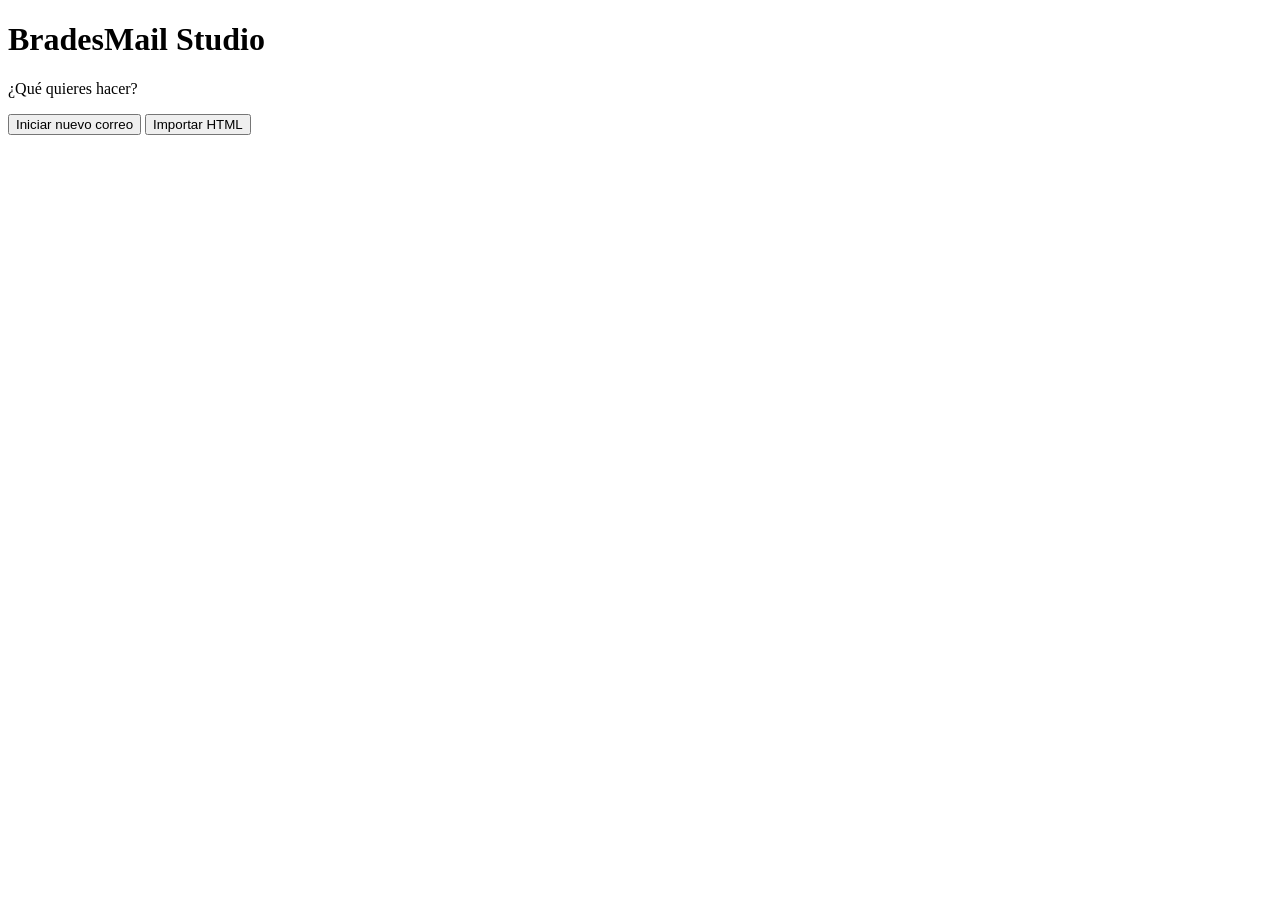
<file: index.html>
<!doctype html>
<html lang="es">
<head>
<meta charset="utf-8">
<meta name="viewport" content="width=device-width,initial-scale=1">
<title>BradesMail Studio</title>
</head>
<body>
<main>
  <h1>BradesMail Studio</h1>
  <p>¿Qué quieres hacer?</p>

  <div>
    <button type="button" id="new-email">Iniciar nuevo correo</button>
    <button type="button" id="import-html">Importar HTML</button>
    <input type="file" id="html-file" accept=".html,.htm,text/html" hidden>
  </div>

  <p id="import-status" aria-live="polite"></p>
</main>

<script>
const newEmailButton = document.getElementById('new-email');
const importButton = document.getElementById('import-html');
const fileInput = document.getElementById('html-file');
const status = document.getElementById('import-status');

newEmailButton.addEventListener('click', () => {
  window.location.href = 'correos.html';
});

importButton.addEventListener('click', () => {
  fileInput.click();
});

fileInput.addEventListener('change', async (event) => {
  const file = event.target.files[0];
  if (!file) return;

  if (!file.name.toLowerCase().endsWith('.html') && !file.name.toLowerCase().endsWith('.htm')) {
    status.textContent = 'Selecciona un archivo HTML válido.';
    return;
  }

  try {
    const html = await file.text();
    sessionStorage.setItem('bradesmail:imported-html', html);
    sessionStorage.setItem('bradesmail:imported-name', file.name);
    window.location.href = 'correos.html?mode=import';
  } catch (error) {
    console.error(error);
    status.textContent = 'No fue posible importar el archivo.';
  }
});
</script>
</body>
</html>
</file>
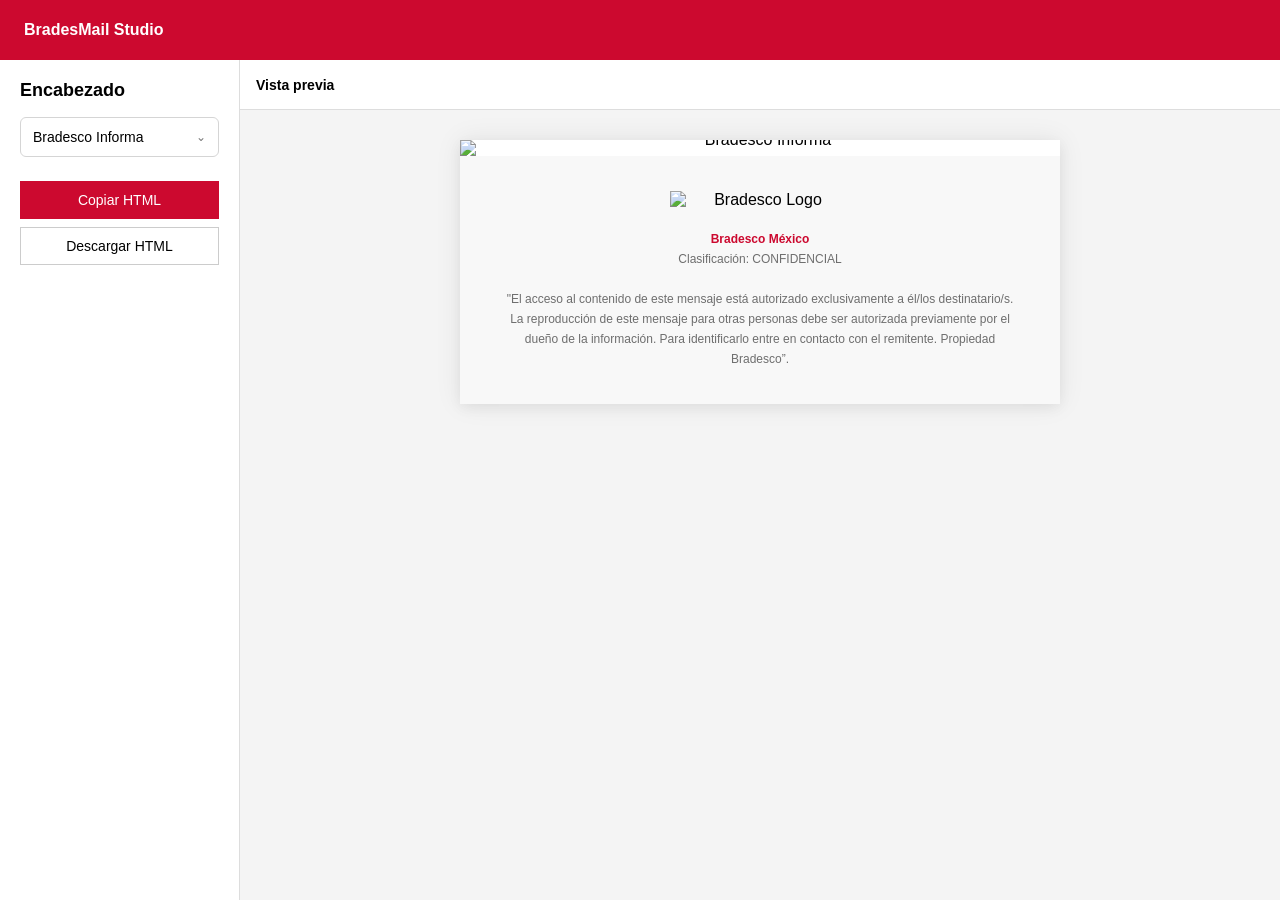
<file: correos.html>
<!DOCTYPE html>
<html lang="es">
<head>
<meta charset="UTF-8">
<meta name="viewport" content="width=device-width, initial-scale=1.0">
<title>BradesMail Studio | Generador de Correos</title>
<style>
* { box-sizing: border-box; }
html, body { margin: 0; height: 100%; font-family: Arial, Helvetica, sans-serif; }
body { display: flex; flex-direction: column; background: #f4f4f4; }
header { height: 60px; background: #CC092F; display: flex; align-items: center; padding: 0 24px; }
header a { color: #fff; text-decoration: none; font-weight: bold; }

main { flex: 1; min-height: 0; display: flex; }
.controls {
  width: 240px;
  flex: 0 0 240px;
  position: relative;
  background: #fff;
  border-right: 1px solid #ddd;
  padding: 20px;
}
.controls h1 { margin: 0 0 16px; font-size: 18px; }
.header-picker { position: relative; }
.header-button {
  width: 100%;
  display: flex;
  align-items: center;
  justify-content: space-between;
  gap: 12px;
  padding: 11px 12px;
  border: 1px solid #d5d5d5;
  border-radius: 6px;
  background: #fff;
  text-align: left;
}
.header-button span { font-size: 14px; }
.header-button .arrow { font-size: 12px; color: #777; }
.header-menu {
  position: absolute;
  z-index: 20;
  top: calc(100% + 8px);
  left: 0;
  width: 220px;
  padding: 6px;
  background: #fff;
  border: 1px solid #ddd;
  border-radius: 8px;
  box-shadow: 0 8px 24px rgba(0,0,0,.12);
  display: none;
}
.header-menu.open { display: block; }
.header-option {
  width: 100%;
  padding: 10px 11px;
  border: 0;
  border-radius: 5px;
  background: transparent;
  text-align: left;
  cursor: pointer;
  font-size: 14px;
}
.header-option:hover { background: #f5f5f5; }
.header-option.selected {
  background: #f7f7f7;
  font-weight: bold;
}
.actions {
  margin-top: 24px;
  display: flex;
  gap: 8px;
  flex-direction: column;
}
button { padding: 10px 14px; border: 1px solid #ccc; background: #fff; cursor: pointer; font-size: 14px; }
button.primary { background: #CC092F; border-color: #CC092F; color: #fff; }

.preview { min-width: 0; flex: 1; display: flex; flex-direction: column; }
.preview-bar {
  height: 50px;
  background: #fff;
  border-bottom: 1px solid #ddd;
  display: flex;
  align-items: center;
  padding: 0 16px;
}
.preview-bar strong { font-size: 14px; }
.frame-wrap { flex: 1; min-height: 0; }
iframe { width: 100%; height: 100%; border: 0; display: block; }

@media (max-width: 800px) {
  main { flex-direction: column; }
  .controls {
    width: 100%;
    flex-basis: auto;
    border-right: 0;
    border-bottom: 1px solid #ddd;
  }
}
</style>
</head>
<body>
<header><a href="index.html">BradesMail Studio</a></header>

<main>
<section class="controls">
  <h1>Encabezado</h1>

  <div class="header-picker">
    <button type="button" class="header-button" id="header-button" aria-expanded="false" aria-haspopup="true">
      <span id="header-button-label">Bradesco Informa</span>
      <span class="arrow">⌄</span>
    </button>

    <div class="header-menu" id="header-menu" role="menu">
      <button type="button" class="header-option selected" data-channel="informa" role="menuitem">
        Bradesco Informa
      </button>
      <button type="button" class="header-option" data-channel="talento" role="menuitem">
        Talento
      </button>
    </div>
  </div>

  <div class="actions">
    <button type="button" class="primary" id="copy-html">Copiar HTML</button>
    <button type="button" id="download-html">Descargar HTML</button>
  </div>
</section>

<section class="preview">
  <div class="preview-bar"><strong>Vista previa</strong></div>
  <div class="frame-wrap"><iframe id="preview-frame" title="Vista previa del correo"></iframe></div>
</section>
</main>

<script>
const HEADER_PRESETS = {
  informa: "https://github.com/RichyIniesta/app-comunicacion/blob/main/bradesco-informa-plantilla-1-1.png?raw=true",
  talento: "https://github.com/RichyIniesta/app-comunicacion/blob/2c748b4cb507990cbb4631dc37b53963b1576bd2/bradesco-informa-plantilla-1-2.png?raw=true"
};

let rawTemplate = "";
let selectedChannel = "informa";

async function loadTemplate() {
  const response = await fetch("plantilla.html");
  if (!response.ok) throw new Error("No se pudo cargar plantilla.html");
  rawTemplate = await response.text();
  updatePreview();
}

function buildHTML() {
  if (!rawTemplate) return "";

  const imageUrl = HEADER_PRESETS[selectedChannel];
  const alt = selectedChannel === "informa" ? "Bradesco Informa" : "Talento";

  const headerBlock = `
<tr>
<td align="center" width="600" style="margin: 0; padding: 0; line-height: 0;">
<img src="${imageUrl}" width="600" style="display: block; width: 100%; max-width: 600px; height: auto; border: 0;" alt="${alt}">
</td>
</tr>
`;

  return rawTemplate.replace("{{BLOQUES_CONTENIDO}}", headerBlock);
}

function updatePreview() {
  const iframe = document.getElementById("preview-frame");
  const doc = iframe.contentDocument || iframe.contentWindow.document;
  doc.open();
  doc.write(buildHTML());
  doc.close();
}

async function copyHTML() {
  try {
    await navigator.clipboard.writeText(buildHTML());
    alert("HTML copiado al portapapeles.");
  } catch (error) {
    console.error(error);
    alert("No fue posible copiar el HTML.");
  }
}

function downloadHTML() {
  const blob = new Blob([buildHTML()], { type: "text/html" });
  const url = URL.createObjectURL(blob);
  const link = document.createElement("a");

  link.href = url;
  link.download = "correo-bradesco.html";

  document.body.appendChild(link);
  link.click();
  document.body.removeChild(link);
  URL.revokeObjectURL(url);
}

const headerButton = document.getElementById("header-button");
const headerButtonLabel = document.getElementById("header-button-label");
const headerMenu = document.getElementById("header-menu");
const headerOptions = document.querySelectorAll(".header-option");

function selectChannel(channel) {
  selectedChannel = channel;

  const label = channel === "informa" ? "Bradesco Informa" : "Talento";
  headerButtonLabel.textContent = label;

  headerOptions.forEach(option => {
    option.classList.toggle("selected", option.dataset.channel === channel);
  });

  updatePreview();
}

headerButton.addEventListener("click", () => {
  const isOpen = headerMenu.classList.toggle("open");
  headerButton.setAttribute("aria-expanded", String(isOpen));
});

headerOptions.forEach(option => {
  option.addEventListener("click", () => {
    selectChannel(option.dataset.channel);
    headerMenu.classList.remove("open");
    headerButton.setAttribute("aria-expanded", "false");
  });
});

document.addEventListener("click", event => {
  if (!event.target.closest(".header-picker")) {
    headerMenu.classList.remove("open");
    headerButton.setAttribute("aria-expanded", "false");
  }
});

document.getElementById("copy-html").addEventListener("click", copyHTML);
document.getElementById("download-html").addEventListener("click", downloadHTML);

loadTemplate().catch(error => {
  console.error(error);
  alert("No se pudo cargar la plantilla base. Abre la aplicación desde un servidor web.");
});
</script>
</body>
</html>
</file>
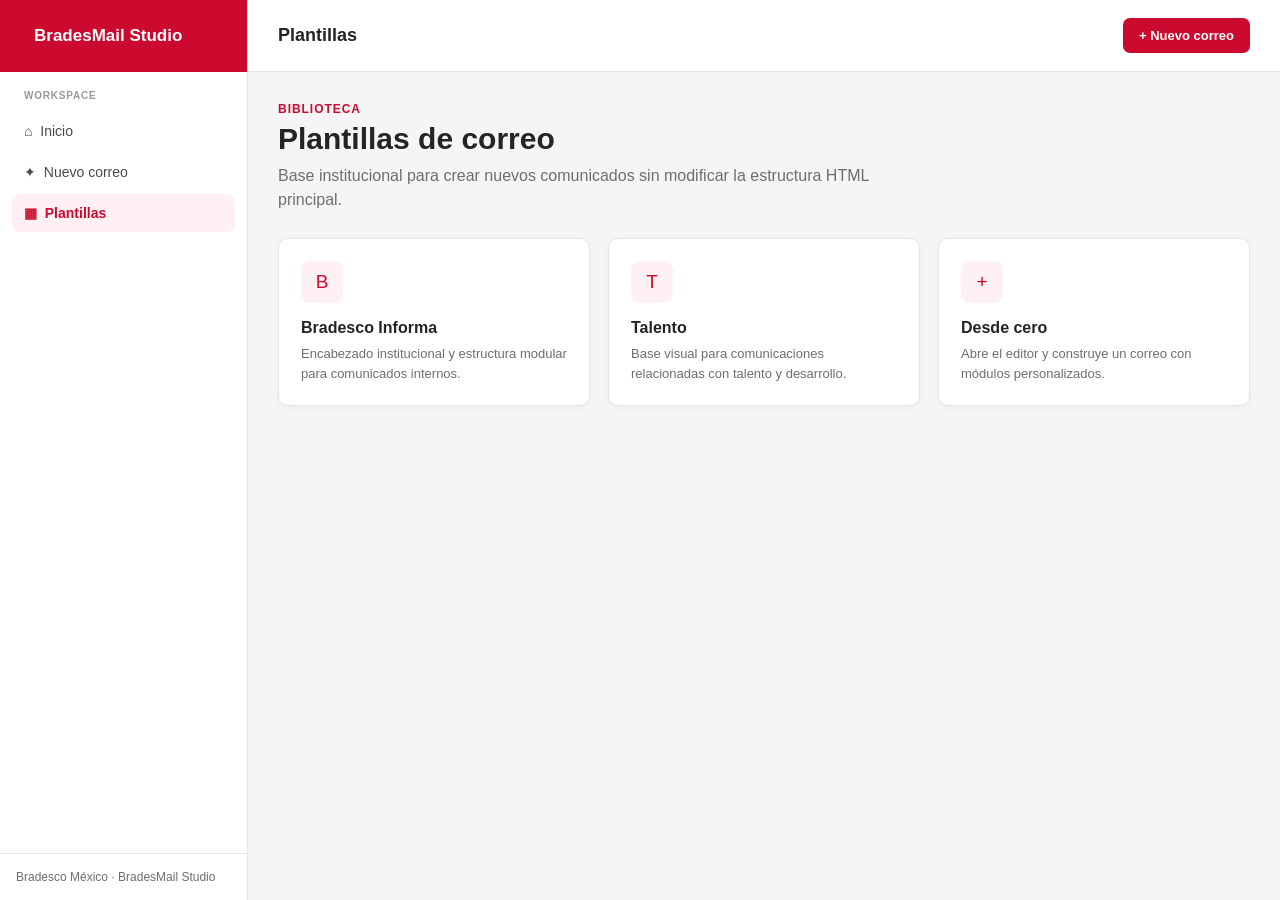
<file: plantillas.html>
<!doctype html><html lang="es"><head><meta charset="utf-8"><meta name="viewport" content="width=device-width,initial-scale=1"><title>Plantillas | BradesMail Studio</title><link rel="stylesheet" href="assets/css/app.css"></head><body><div class="app-shell"><aside class="app-sidebar"><a class="app-brand" href="index.html" style="text-decoration:none"><span class="app-brand-name">BradesMail Studio</span></a><nav class="app-nav"><div class="app-nav-label">Workspace</div><a href="index.html">⌂ &nbsp;Inicio</a><a href="correos.html">✦ &nbsp;Nuevo correo</a><a class="active" href="plantillas.html">▦ &nbsp;Plantillas</a></nav><div class="app-sidebar-footer">Bradesco México · BradesMail Studio</div></aside><main class="app-main"><header class="app-topbar"><h1>Plantillas</h1><div class="app-topbar-actions"><a class="app-btn app-btn-primary" href="correos.html">+ Nuevo correo</a></div></header><section class="app-content"><div class="app-hero"><div><div class="app-eyebrow">Biblioteca</div><h2>Plantillas de correo</h2><p>Base institucional para crear nuevos comunicados sin modificar la estructura HTML principal.</p></div></div><div class="app-grid"><a class="app-card app-card-action" href="correos.html"><div class="app-icon">B</div><h3>Bradesco Informa</h3><p>Encabezado institucional y estructura modular para comunicados internos.</p></a><a class="app-card app-card-action" href="correos.html"><div class="app-icon">T</div><h3>Talento</h3><p>Base visual para comunicaciones relacionadas con talento y desarrollo.</p></a><a class="app-card app-card-action" href="correos.html"><div class="app-icon">+</div><h3>Desde cero</h3><p>Abre el editor y construye un correo con módulos personalizados.</p></a></div></section></main></div></body></html>
</file>
<file: assets/css/app.css>
:root{--red:#CC092F;--red-dark:#9B0522;--bg:#F5F5F5;--surface:#fff;--text:#242424;--muted:#6E6E6E;--line:#E4E4E4;--sidebar:248px}
*{box-sizing:border-box}html,body{margin:0;min-height:100%;font-family:Arial,Helvetica,sans-serif;color:var(--text);background:var(--bg)}
a{color:inherit}.app-shell{min-height:100vh;display:flex}.app-sidebar{position:fixed;inset:0 auto 0 0;width:var(--sidebar);background:#fff;border-right:1px solid var(--line);display:flex;flex-direction:column;z-index:20}.app-brand{height:72px;background:var(--red);display:flex;align-items:center;padding:0 22px}.app-brand img{max-width:145px;max-height:42px}.app-brand-name{color:#fff;font-weight:700;font-size:17px;margin-left:12px}.app-nav{padding:18px 12px}.app-nav-label{font-size:10px;font-weight:700;color:#999;text-transform:uppercase;letter-spacing:.08em;padding:0 12px 8px}.app-nav a{display:flex;align-items:center;gap:11px;padding:11px 12px;margin:3px 0;text-decoration:none;border-radius:7px;color:#4a4a4a;font-size:14px}.app-nav a:hover{background:#f8f8f8}.app-nav a.active{background:#fff1f3;color:var(--red);font-weight:700}.app-sidebar-footer{margin-top:auto;padding:16px;border-top:1px solid var(--line);font-size:12px;color:var(--muted)}.app-main{margin-left:var(--sidebar);width:calc(100% - var(--sidebar));min-height:100vh}.app-topbar{height:72px;background:#fff;border-bottom:1px solid var(--line);display:flex;align-items:center;justify-content:space-between;padding:0 30px;position:sticky;top:0;z-index:10}.app-topbar h1{font-size:18px;margin:0}.app-topbar-actions{display:flex;gap:10px}.app-content{padding:30px;max-width:1280px;margin:0 auto}.app-hero{display:flex;justify-content:space-between;gap:24px;align-items:end;margin-bottom:26px}.app-eyebrow{color:var(--red);font-size:12px;font-weight:700;text-transform:uppercase;letter-spacing:.08em}.app-hero h2{font-size:30px;margin:6px 0 8px}.app-hero p{color:var(--muted);margin:0;max-width:650px;line-height:1.5}.app-grid{display:grid;grid-template-columns:repeat(3,minmax(0,1fr));gap:18px}.app-card{background:#fff;border:1px solid var(--line);border-radius:10px;padding:22px;box-shadow:0 2px 8px rgba(0,0,0,.03)}.app-card h3{margin:0 0 7px;font-size:16px}.app-card p{margin:0;color:var(--muted);font-size:13px;line-height:1.5}.app-card-action{display:block;text-decoration:none}.app-card-action:hover{border-color:#f0a8b7;box-shadow:0 5px 18px rgba(0,0,0,.06)}.app-icon{width:42px;height:42px;border-radius:9px;background:#fff1f3;color:var(--red);display:grid;place-items:center;font-size:19px;margin-bottom:16px}.app-btn{border:0;border-radius:7px;padding:10px 16px;font-weight:700;font-size:13px;text-decoration:none;cursor:pointer;display:inline-flex;align-items:center;gap:8px}.app-btn-primary{background:var(--red);color:#fff}.app-btn-primary:hover{background:var(--red-dark)}.app-btn-secondary{background:#eee;color:#333}.app-section{margin-top:28px}.app-section-title{display:flex;align-items:center;justify-content:space-between;margin-bottom:12px}.app-section-title h3{font-size:16px;margin:0}.app-list{background:#fff;border:1px solid var(--line);border-radius:10px;overflow:hidden}.app-list-row{display:flex;align-items:center;justify-content:space-between;padding:16px 18px;border-bottom:1px solid var(--line)}.app-list-row:last-child{border-bottom:0}.app-list-main{display:flex;align-items:center;gap:12px}.app-list-dot{width:9px;height:9px;background:var(--red);border-radius:50%}.app-list-title{font-weight:700;font-size:13px}.app-list-meta{font-size:11px;color:var(--muted);margin-top:3px}@media(max-width:900px){:root{--sidebar:0px}.app-sidebar{width:0;overflow:hidden}.app-main{margin-left:0;width:100%}.app-grid{grid-template-columns:1fr}.app-content{padding:20px}.app-hero{align-items:start;flex-direction:column}}
</file>
